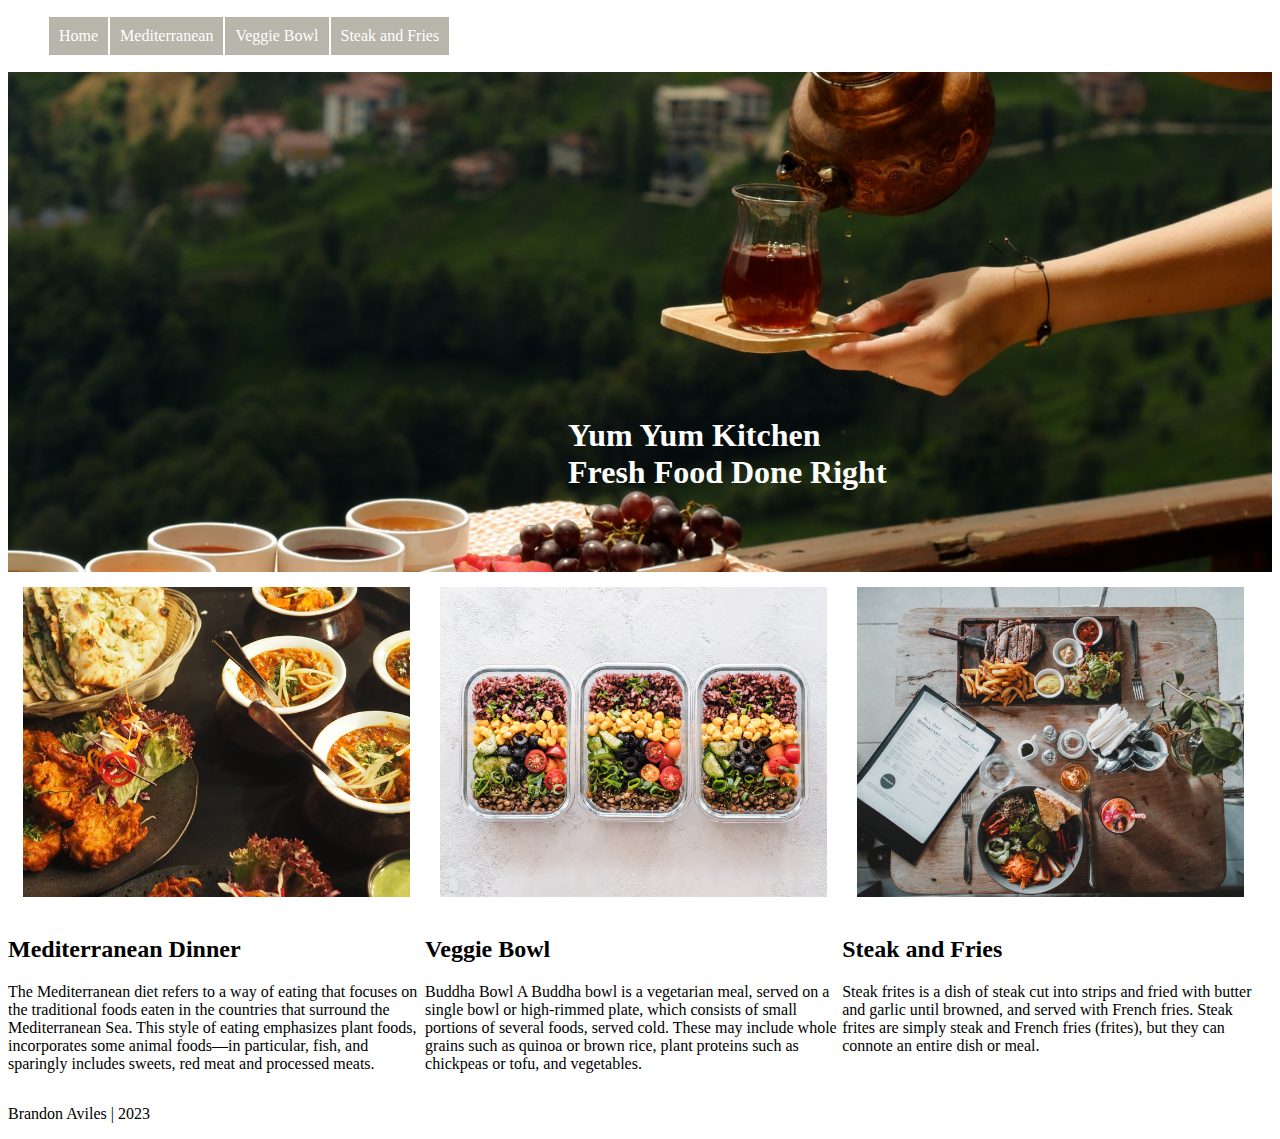
<file: portfolio/projects/project_three/index.htm>
<!DOCTYPE html>
<html lang="en">

<head>
    <meta charset="utf-8">
    <!--Brandon Aviles 7178938-->
    <link rel="stylesheet" href="style.css">
    <title>Yum Yum Kitchen</title>
</head>

<nav>
    <ul>
        <li><a href="index.htm">Home</a></li>
        <li><a href="recipe_1.htm">Mediterranean</a></li>
        <li><a href="recipe_2.htm">Veggie Bowl</a></li>
        <li><a href="recipe_3.htm">Steak and Fries</a></li>
    </ul>

    <body>
        <header>
            <h1>Yum Yum Kitchen<br><span>Fresh Food Done Right</span></h1>
        </header>
        <main>
            <section>
                <img src="images/box1.jpg" alt="mediterranean">
                <h2>Mediterranean Dinner</h2>
                <p>The Mediterranean diet refers to a way of eating that focuses on the traditional foods eaten in the
                    countries
                    that surround the Mediterranean Sea. This style of eating emphasizes plant foods, incorporates some
                    animal
                    foods—in particular, fish, and sparingly includes sweets,
                    red meat and processed meats.</p>
            </section>
            <section>
                <img src="images/box2.jpg" alt="veggie bowl">
                <h2>Veggie Bowl</h2>
                <p>
                    Buddha Bowl
                    A Buddha bowl is a vegetarian meal, served on a single bowl or high-rimmed plate, which consists of
                    small portions
                    of several foods, served cold. These may include whole grains such as quinoa or brown rice, plant
                    proteins such as
                    chickpeas or tofu, and vegetables.</p>
            </section>
            <section>
                <img src="images/box3.jpg" alt="steak and fries">
                <h2>Steak and Fries</h2>
                <p>Steak frites is a dish of steak cut into strips and fried with butter and garlic until browned, and
                    served with
                    French fries. Steak frites are simply steak and French fries (frites), but they can connote an
                    entire dish or meal.</p>
            </section>
        </main>
        <footer>
            <p>Brandon Aviles | 2023</p>
        </footer>
    </body>

</html>
</file>
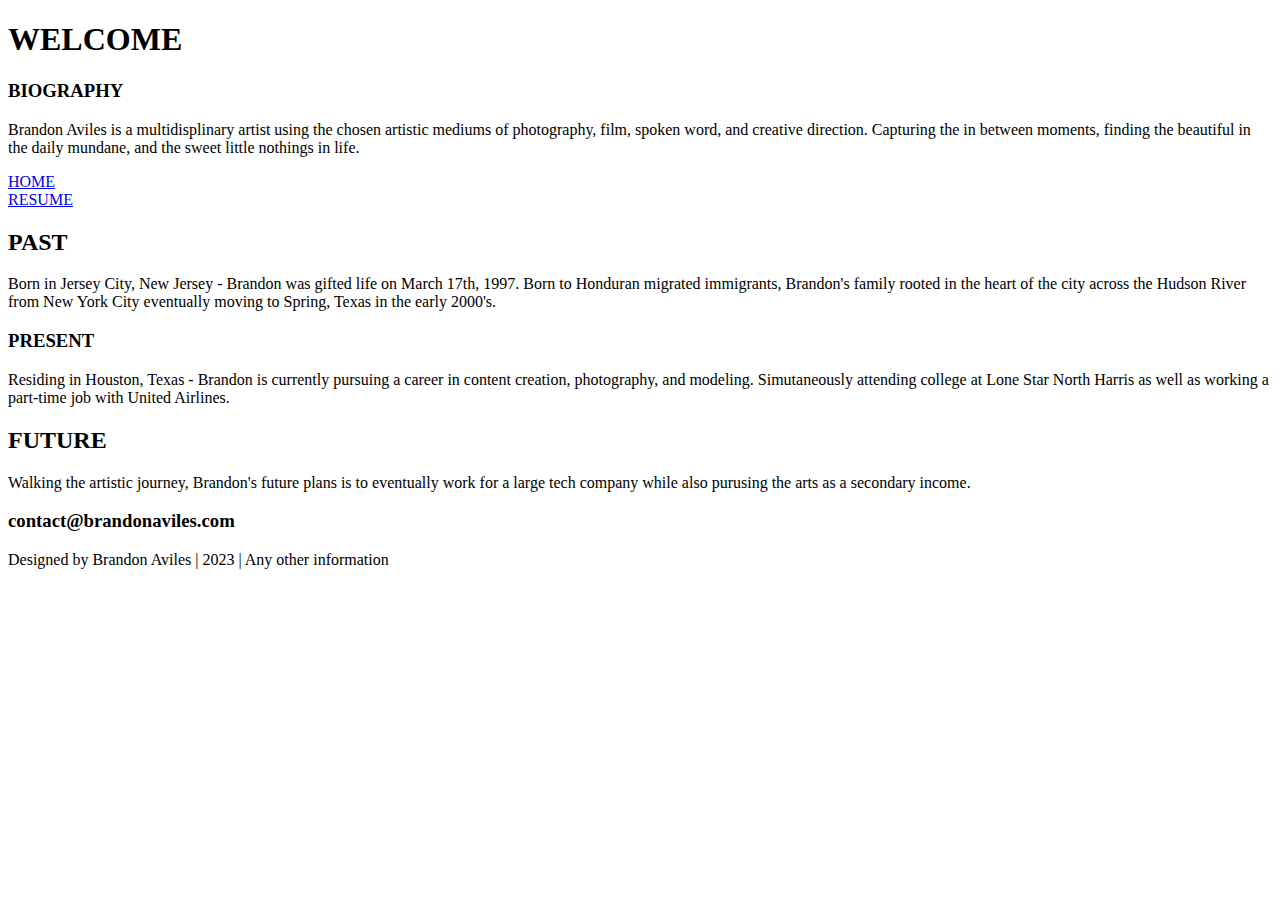
<file: portfolio/projects/project_two/index.html>
<!DOCTYPE html>
<html lang="en">
<head>
<meta charset="utf-8"
    ><!-- Brandon Aviles --> 
<title>BRANDON AVILES</title> 
</head>

<body>
    <header>
    <h1>WELCOME</h1>
        <h3>BIOGRAPHY</h3>
        <P>Brandon Aviles is a multidisplinary artist using the chosen artistic mediums of photography, film, spoken word, and creative direction. 
            Capturing the in between moments, finding the beautiful in the daily mundane, and the sweet little nothings in life.</P>
<body
        <ul>
                <li><a href="index.html">HOME</a></li>
                <li><a href="resume.html">RESUME</a></li>
        </ul>
    </nav>

    <main>
        <section>
        <h2>PAST</h2>
            <p>Born in Jersey City, New Jersey - Brandon was gifted life on March 17th, 1997. Born to Honduran migrated immigrants, Brandon's family rooted in the heart of the city across the Hudson River 
             from New York City eventually moving to Spring, Texas in the early 2000's.
            </p>
        <h3>PRESENT</h3>
            <p>Residing in Houston, Texas - Brandon is currently pursuing a career in content creation, photography, and modeling.
               Simutaneously attending college at Lone Star North Harris as well as working a part-time job with United Airlines.</p>

        </section>
                <section>
            <h2>FUTURE</h2>
                <p>Walking the artistic journey, Brandon's future plans is to eventually work for a large tech company 
                    while also purusing the arts as a secondary income. 
            <h3>contact@brandonaviles.com</h3>
                </p>
            </section>
    </main>

    <footer>
    <p>Designed by Brandon Aviles | 2023 | Any other information</p>
    </footer>
</file>
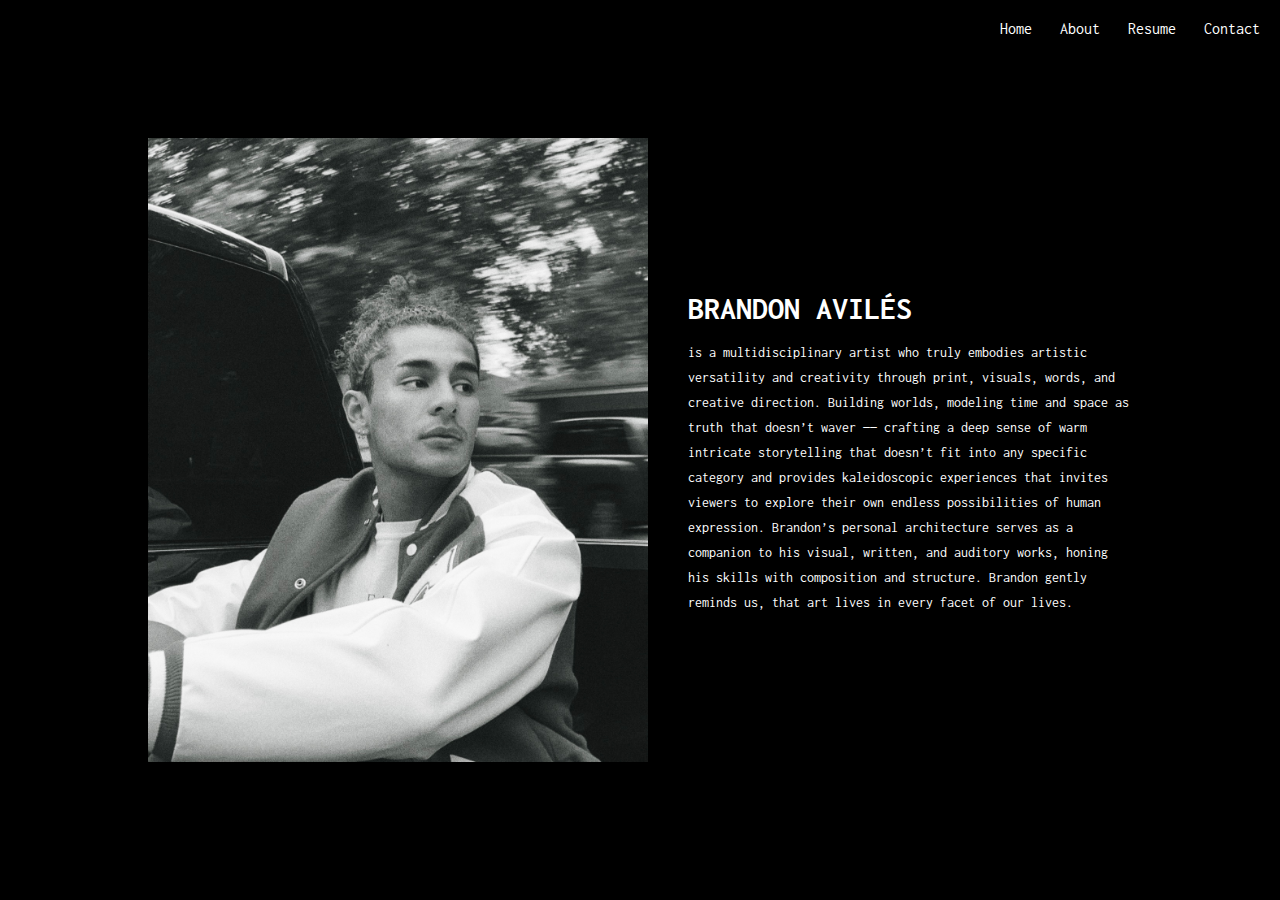
<file: portfolio/about.htm>
<!DOCTYPE html>
<html lang="en">

<!-- Designed by Brandon Aviles 2023-->

<head>
    <meta charset="UTF-8">
    <meta name="viewport" content="width=device-width, initial-scale=1.0">
    <title>ABOUT BRANDON</title>
    <link rel="stylesheet" href="aboutbrandon.css">
</head>

<body>
    <nav>
        <a href="index.htm">Home</a>
        <a href="about.htm">About</a>
        <a href="assets/BrandonAvilesEntryLvlResume.pdf" target="_blank">Resume</a>
        <a href="contact.htm">Contact</a>
    </nav>

    <div class="container">
        <img src="images/IMG_2047.jpg" alt="Your Portrait" class="portrait">
        <div class="content">
            <h1>BRANDON AVILÉS</h1>
            <p>is a multidisciplinary artist who truly embodies artistic versatility and creativity through print, visuals, words, and creative direction. Building worlds, modeling time and space as truth that doesn’t waver —— crafting a deep sense of warm intricate storytelling that doesn’t fit into any specific category and provides kaleidoscopic experiences that invites viewers to explore their own endless possibilities of human expression. 
Brandon’s personal architecture serves as a companion to his visual, written, and auditory works, honing his skills with composition and structure. Brandon gently reminds us, that art lives in every facet of our lives. 



            </p>
        </div>
    </div>

</body>

</html>
</file>
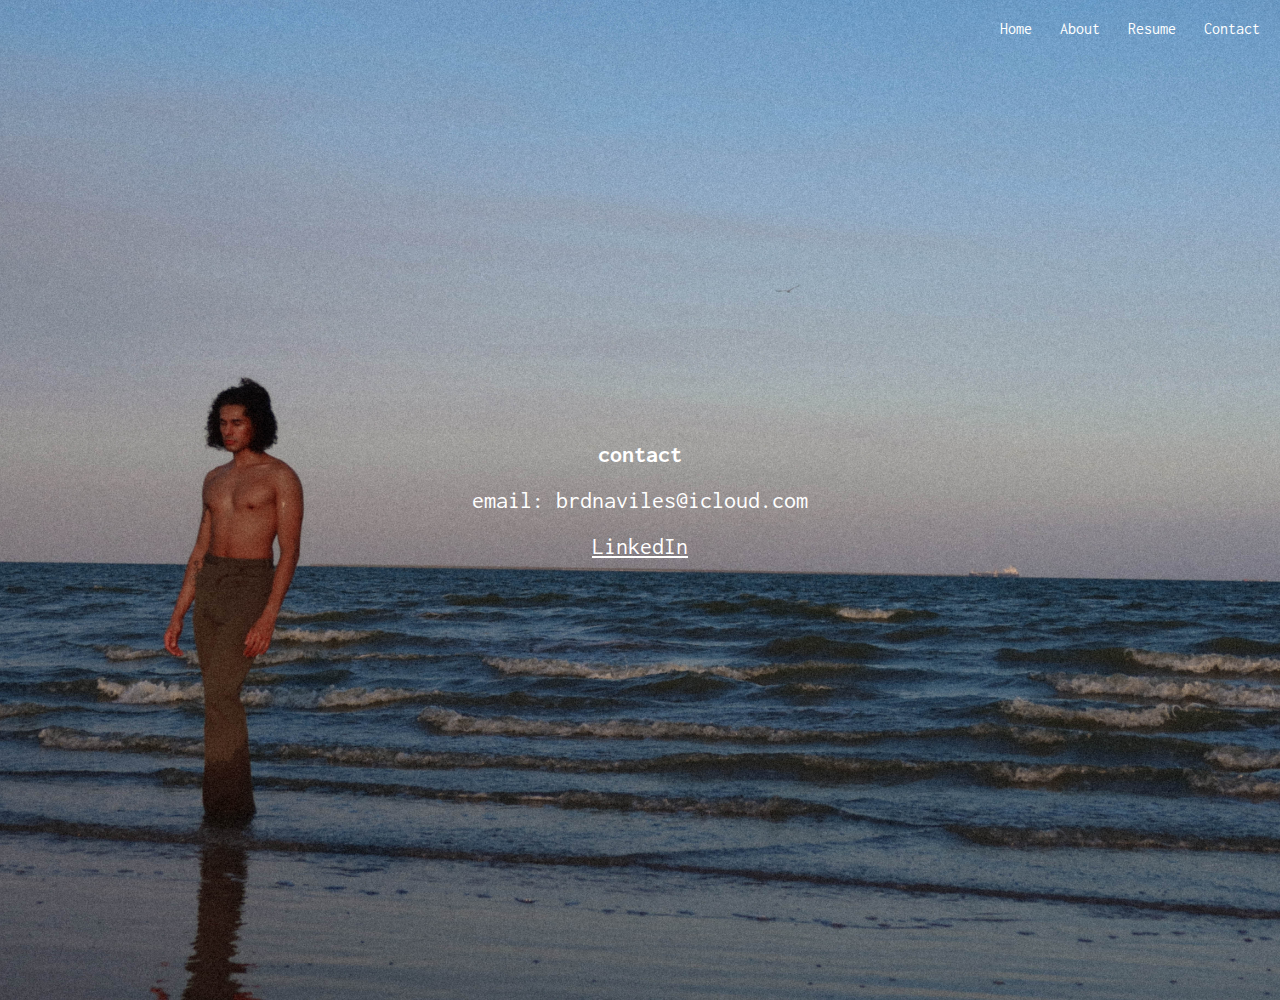
<file: portfolio/contact.htm>
<!DOCTYPE html>
<html lang="en">

<!-- Designed by Brandon Aviles 2023-->

<head>
    <meta charset="UTF-8">
    <meta name="viewport" content="width=device-width, initial-scale=1.0">
    <title>CONTACT</title>
    <link rel="stylesheet" href="contact.css">
</head>

<body>
    <nav>
        <a href="index.htm">Home</a>
        <a href="about.htm">About</a>
        <a href="assets/BrandonAvilesEntryLvlResume.pdf" target="_blank">Resume</a>
        <a href="contact.htm">Contact</a>
    </nav>
    <h1>contact</h1>
    <p>email: brdnaviles@icloud.com</p>
    <p><a href="https://www.linkedin.com/in/brandonaviles97/">LinkedIn</a></p>
</body>

</html>
</file>
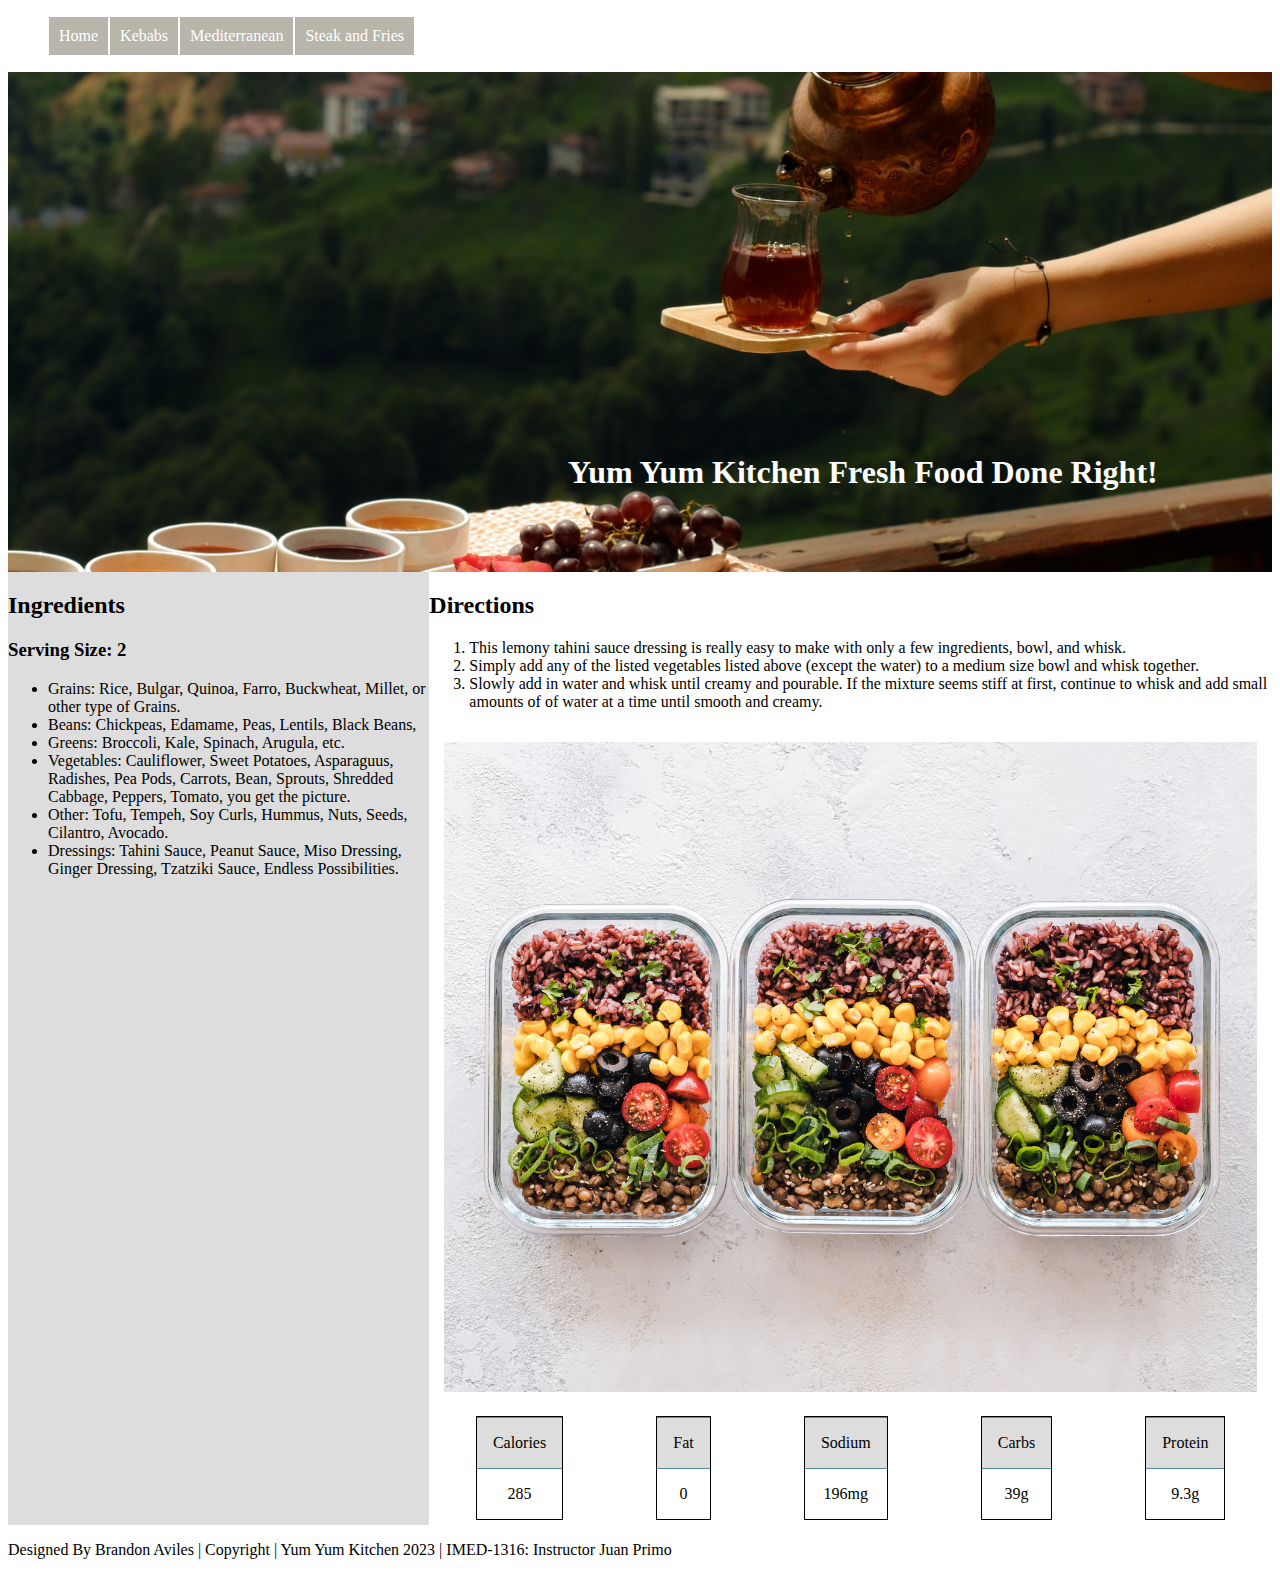
<file: portfolio/projects/project_three/recipe_2.htm>
<!DOCTYPE html>
<html lang="en">

<head>
    <meta charset="utf-8">
    <!--Brandon Aviles 7178938-->
    <link rel="stylesheet" href="style.css">
    <link rel="stylesheet" href="recipe_style.css">
    <title>Yum Yum Kitchen</title>
</head>

<body>
    <nav>
        <ul>
            <li><a href="index.htm">Home</a></li>
            <li><a href="recipe_1.htm">Kebabs</a></li>
            <li><a href="recipe_2.htm">Mediterranean </a></li>
            <li><a href="recipe_3.htm">Steak and Fries</a></li>
        </ul>
    </nav>
<header>
   <h1>Yum Yum Kitchen <span> Fresh Food Done Right!</span></h1>
</header>
<main> 
    <section class="ingredients">
    <h2>Ingredients</h2>
    <h3>Serving Size: 2</h3>
    <ul>
        <li>Grains: Rice, Bulgar, Quinoa, Farro, Buckwheat, Millet, or other type of Grains.</li>
        <li>Beans: Chickpeas, Edamame, Peas, Lentils, Black Beans, </li>
        <li>Greens: Broccoli, Kale, Spinach, Arugula, etc.</li>
        <li>Vegetables: Cauliflower, Sweet Potatoes, Asparaguus, Radishes, Pea Pods, Carrots, Bean, Sprouts, Shredded Cabbage, 
            Peppers, Tomato, you get the picture.
        </li>
        <li>Other: Tofu, Tempeh, Soy Curls, Hummus, Nuts, Seeds, Cilantro, Avocado.</li>
        <li>Dressings: Tahini Sauce, Peanut Sauce, Miso Dressing, Ginger Dressing, Tzatziki Sauce, Endless Possibilities.</li>
    </ul>
    </section>

    <section class="directions">
        <h2>Directions</h2>
        <ol>
        <li>This lemony tahini sauce dressing is really easy to make with only a few ingredients, bowl, and whisk.</li>
        <li>Simply add any of the listed vegetables listed above (except the water) to a medium size bowl and whisk together.</li>
        <li>Slowly add in water and whisk until creamy and pourable. If the mixture seems stiff at first, continue to whisk and 
            add small amounts of of water at a time until smooth and creamy.
        </li>
        </ol>
    </section>
    <section class+="image">
        <img class="img" src="images/box2.jpg" alt="veggie">
        </section>
    <section class="nutrition">
        <ul>
            <li><span>Calories</span><span>285</span></li>
            <li><span>Fat</span><span>0</span></li>
            <li><span>Sodium</span><span>196mg</span></li>
            <li><span>Carbs</span><span>39g</span></li>
            <li><span>Protein</span><span>9.3g</span></li> 
        </ul>
    </section>
</main>
<footer>
   <p>Designed By Brandon Aviles | Copyright | Yum Yum Kitchen 2023 | IMED-1316: Instructor Juan Primo</p>
</footer>
</body>
</html>
</file>
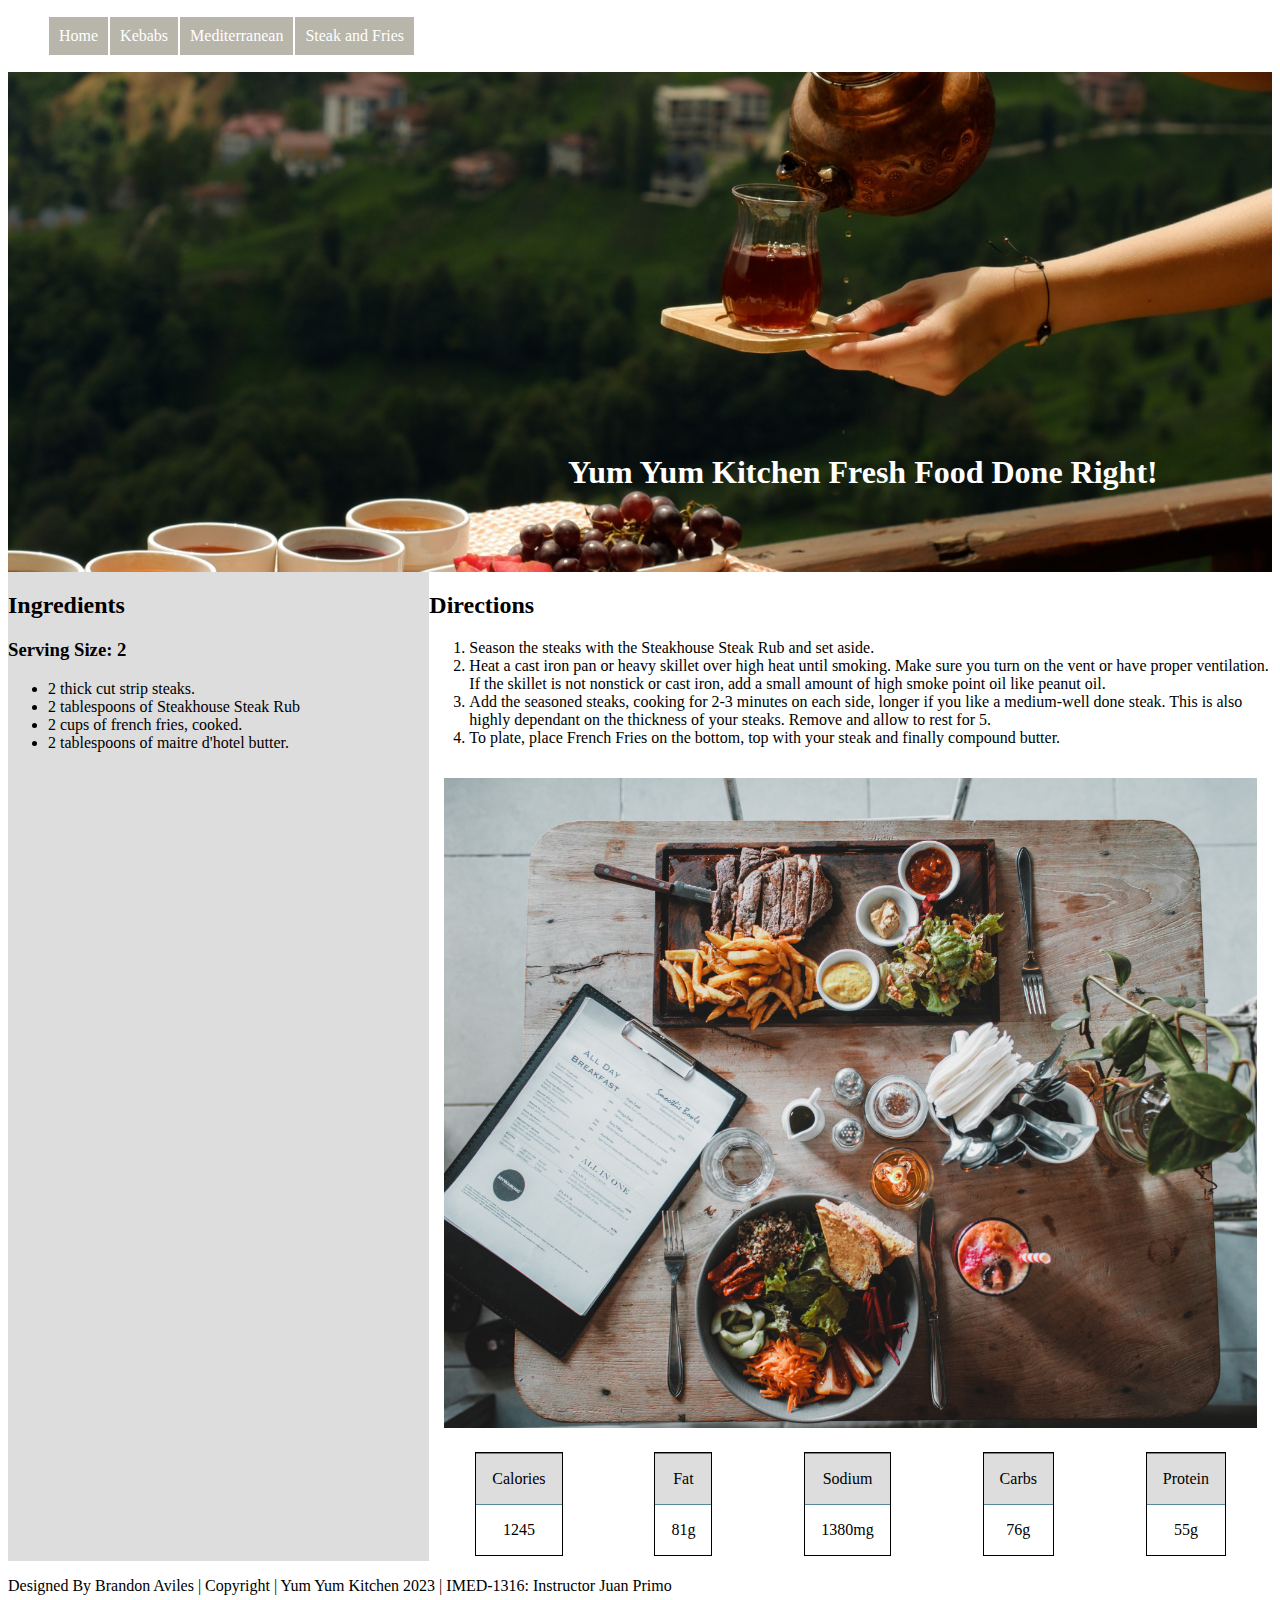
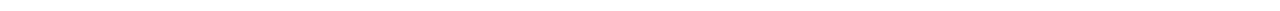
<file: portfolio/projects/project_three/recipe_3.htm>
<!DOCTYPE html>
<html lang="en">

<head>
    <meta charset="utf-8">
    <!--Brandon Aviles 7178938-->
    <link rel="stylesheet" href="style.css">
    <link rel="stylesheet" href="recipe_style.css">
    <title>Yum Yum Kitchen</title>
</head>

<body>
    <nav>
        <ul>
            <li><a href="index.htm">Home</a></li>
            <li><a href="recipe_1.htm">Kebabs</a></li>
            <li><a href="recipe_2.htm">Mediterranean </a></li>
            <li><a href="recipe_3.htm">Steak and Fries</a></li>
        </ul>
    </nav>
    <header>
        <h1>Yum Yum Kitchen <span> Fresh Food Done Right!</span></h1>
    </header>
    <main>
        <section class="ingredients">
            <h2>Ingredients</h2>
            <h3>Serving Size: 2</h3>
            <ul>
                <li>2 thick cut strip steaks.</li>
                <li>2 tablespoons of Steakhouse Steak Rub</li>
                <li>2 cups of french fries, cooked.</li>
                <li>2 tablespoons of maitre d'hotel butter.</li>
            </ul>
        </section>

        <section class="directions">
            <h2>Directions</h2>
            <ol>
                <li>Season the steaks with the Steakhouse Steak Rub and set aside.</li>
                <li>Heat a cast iron pan or heavy skillet over high heat until smoking. Make sure you turn on
                    the vent or have proper ventilation. If the skillet is not nonstick or cast iron, add a small amount
                    of high smoke point oil
                    like peanut oil.
                <li>Add the seasoned steaks, cooking for 2-3 minutes on each side, longer if you like a medium-well done
                    steak. This is also highly dependant
                    on the thickness of your steaks. Remove and allow to rest for 5.
                <li>To plate, place French Fries on the bottom, top with your steak and finally compound butter.</li>
            </ol>
        </section>
        <section class+="image">
            <img class="img" src="images/box3.jpg" alt="s&f">
        </section>
        <section class="nutrition">
            <ul>
                <li><span>Calories</span><span>1245</span></li>
                <li><span>Fat</span><span>81g</span></li>
                <li><span>Sodium</span><span>1380mg</span></li>
                <li><span>Carbs</span><span>76g</span></li>
                <li><span>Protein</span><span>55g</span></li>
            </ul>
        </section>
    </main>
    <footer>
        <p>Designed By Brandon Aviles | Copyright | Yum Yum Kitchen 2023 | IMED-1316: Instructor Juan Primo</p>
    </footer>
</body>

</html>
</file>
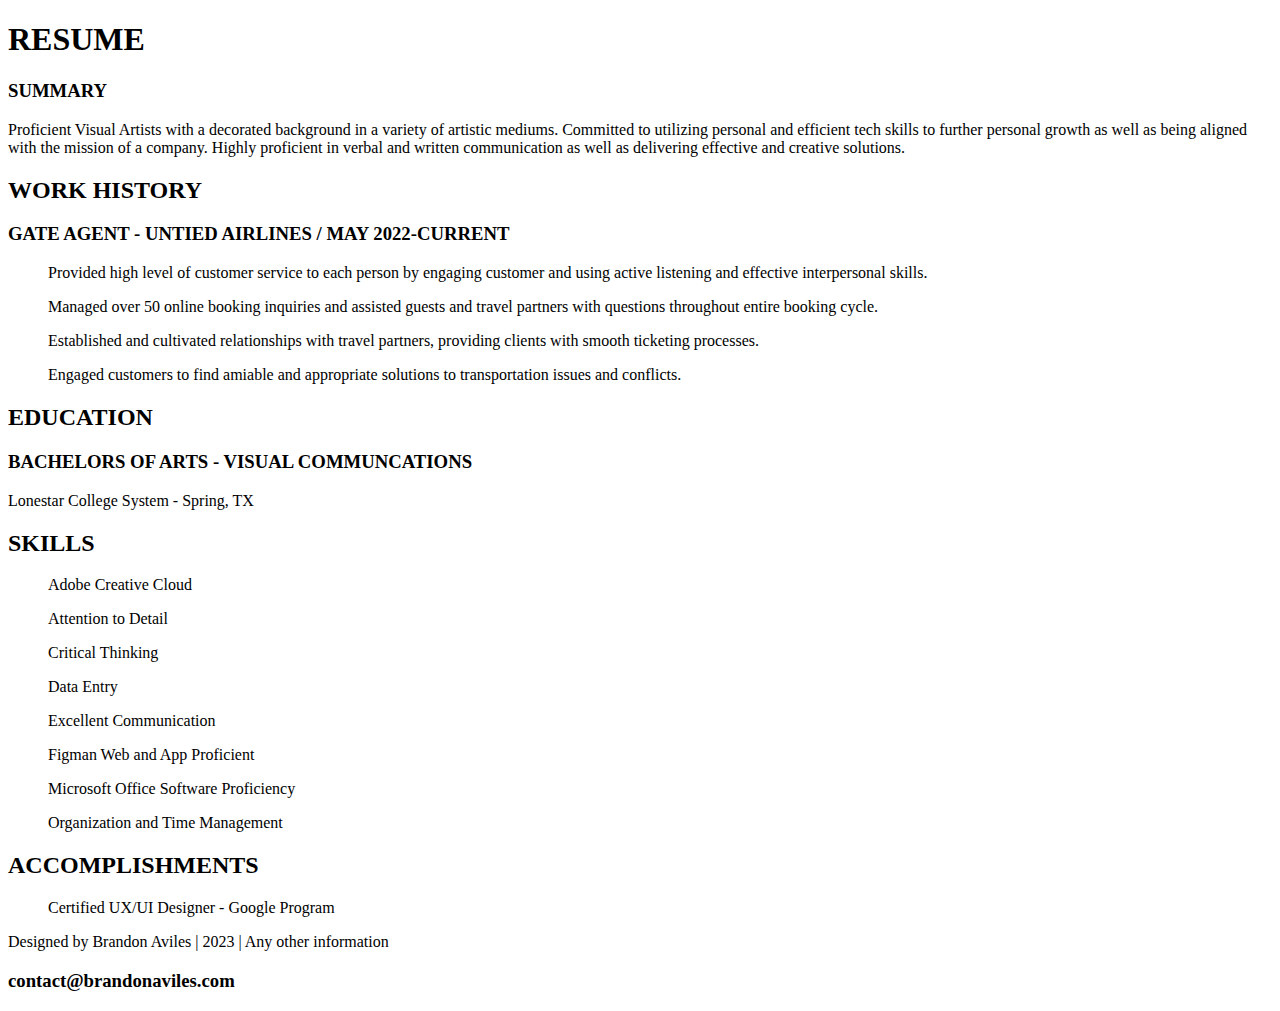
<file: portfolio/projects/project_two/resume.html>
<!DOCTYPE html>
<html lang="en">
<head>
<meta charset="utf-8"
    ><!-- Brandon Aviles --> 
<title>RESUME</title> 
</head>

<body>
    <header>
        
<body>
    <h1>RESUME</h1>
    <h3>SUMMARY</h3>
        <P>Proficient Visual Artists with a decorated background in a variety of artistic mediums. Committed to utilizing personal and efficient tech skills to further personal growth as well as being aligned with the mission of a company. Highly proficient in 
            verbal and written communication as well as delivering effective and creative solutions.</P>

    <main>
        <section>
        <h2>WORK HISTORY</h2>
        <h3>GATE AGENT - UNTIED AIRLINES / MAY 2022-CURRENT</h3>
            <ul>Provided high level of customer service to each person by engaging customer and using active listening and effective interpersonal skills.</ul>
            <ul>Managed over 50 online booking inquiries and assisted guests and travel partners with questions throughout entire booking cycle.</ul>
            <ul>Established and cultivated relationships with travel partners, providing clients with smooth ticketing processes.</ul>
            <ul>Engaged customers to find amiable and appropriate solutions to transportation issues and conflicts.</ul>

        <H2>EDUCATION</H2>
            <h3>BACHELORS OF ARTS - VISUAL COMMUNCATIONS</h3>
            <P>Lonestar College System - Spring, TX</P>
        </section>
                <section>
            <h2>SKILLS</h2>
            <ul>Adobe Creative Cloud</ul>
            <ul>Attention to Detail</ul>
            <ul>Critical Thinking</ul>
            <ul>Data Entry</ul>
            <ul>Excellent Communication</ul>
            <ul>Figman Web and App Proficient</ul>
            <ul>Microsoft Office Software Proficiency</ul>
            <ul>Organization and Time Management</ul>

        <h2>ACCOMPLISHMENTS</h2>
        <ul>Certified UX/UI Designer - Google Program</ul>
                </p>
            </section>
    </main>

    <footer>
    <p>Designed by Brandon Aviles | 2023 | Any other information</p>
    </footer>
    <h3>contact@brandonaviles.com</h3>
</file>
<file: portfolio/projects/project_three/style.css>
@import url('https://fonts.googleapis.com/css2?family=Ribeye&display=swap');

/*
font-family: 'Ribeye', serif;
font-family: 'Ribeye Marrow', serif;
*/

* { box-sizing: border-box;

} 

header {
    background-image: url(images/banner.jpg);
    height: 500px;
    background-size: cover;
    background-position: 0px;
    position: relative;
}

header h1 {
    position: absolute;
    bottom: 50px;
    left: 550px;
        color: #fff;
    padding: 10px;
}

main {
    display: flex;
    flex-flow: row wrap;

}

main section {
    flex: 0 1 33%;
}

main section img {
    max-width: 100%;
    padding: 15px;
}

nav ul {
    list-style-type: none;
     display: inline-block;
     display: flex;
  }
  
  nav li {
    margin: 1px;
  }
  
  nav ul li a {
    display: block;
    text-decoration: none;
    background: #b8b5aa;
    color: #fff;
    padding: 10px;
  }
  
  nav ul li a:hover {
    color: #000;
    background: #ffa500;
  }
</file>
<file: portfolio/aboutbrandon.css>
@import url('https://fonts.googleapis.com/css2?family=Inconsolata:wght@300&display=swap');

/* 
font-family: 'Inconsolata', monospace;
*/
        
          nav {
            position: absolute;
            top: 20px;
            right: 20px;
        }

        nav a {
            color: #fff;
            text-decoration: none;
            margin-left: 20px;
            font-size: 1em;
            font-family: 'Inconsolata';
        }

        nav a:hover {
            color:#a7aaa6
        }
        
        body {
            font-family: 'Inconsolata';
            margin: 0;
            padding: 0px;
            background-color: #000;
            color: #fff;
            display: flex;
            align-items: center;
            justify-content: center;
            min-height: 100vh;
        }

        .container {
            width: 80%;
            margin: auto;
            display: flex;
            align-items: center;
            background-color: #000;
        }

        .portrait {
            flex: 1;
            max-width: 500px;
            margin: 20px;
        }

        .content {
            flex: 2;
            padding: 20px;
        }

        h1, p {
            margin-bottom: 15px;
        }

        img {
            max-width: 100%;
            height: auto;
        }

        p{
            line-height: 25px;
            font-size: 0.9em;
        }
</file>
<file: portfolio/contact.css>
@import url('https://fonts.googleapis.com/css2?family=Inconsolata:wght@300&display=swap');

/* 
font-family: 'Inconsolata', monospace;
*/

body {
            margin: 0;
            padding: 0;
            height: 100vh;
            display: flex;
            align-items: center;
            justify-content: center;
            background: url('images/43_1\ copy.jpg') center/cover no-repeat;
            color: #fff;
            font-family: Arial, sans-serif;
        }

        h1 {
            font-size: 3em;
            margin-bottom: 20px;
        }

        p {
            font-size: 1.5em;
            margin-bottom: 30px;
        }

        nav {
            position: absolute;
            top: 20px;
            right: 20px;
            
        }

        nav a {
            color: #fff;
            text-decoration: none;
            margin-left: 20px;
            font-size: 1em;
            font-family: 'Inconsolata', monospace;
        }

        nav a:hover {
            color: #2e2e2e;
        }


body {
    margin: 0;
    padding: 0;
    background: url('images/23\ copy.JPG') center/cover no-repeat;
    font-family: 'Arial', sans-serif;
    display: flex;
    align-items: center;
    justify-content: center;
    height: 100vh;
    color: #fff; 
}

body {
    display: flex;
    font-family: 'Inconsolata', monospace;
    align-items: center;
    justify-content: center;
    height: 100vh;
    margin: 50px;
    text-align: center;
    flex-direction: column;
}

h1, p {
    text-align: center;
    margin: 10px 0;
    font-size: 24px;
}

body a {
    color: #fff;
}

img {
    max-width: 100%;
    height: auto;
}
</file>
<file: portfolio/projects/project_three/recipe_style.css>
main {
    display: grid;
    grid-template-columns: 4fr 8fr;
    grid-template-rows: auto;
    grid-template-areas: 
    "ingredients instructions"
    "ingredients image"
    "ingredients nutrition"
    ;
}

.ingredients {
    grid-area: ingredients;
    background-color: #ddd;
}

.instructions{
    grid-area: instructions;
}

.image {
    grid-area: image;
}

.nutrition {
    grid-area: nutrition;
}

/*Nutritional Information Formatting*/

.nutrition ul {
    list-style-type: none;
    display: flex;
    justify-content: space-around;
    padding: 0px;
    margin: 0px;
}

.nutrition ul li {
    border: 1px solid #000;
    margin: 5px;
    display: inline-block;
}

.nutrition ul span {
    display: block;
    padding: 1rem;
    border-top: 1px solid #589;
    text-align: center;
}

.nutrition ul li span:nth-of-type(1) {
    background: #ddd;
}
</file>
